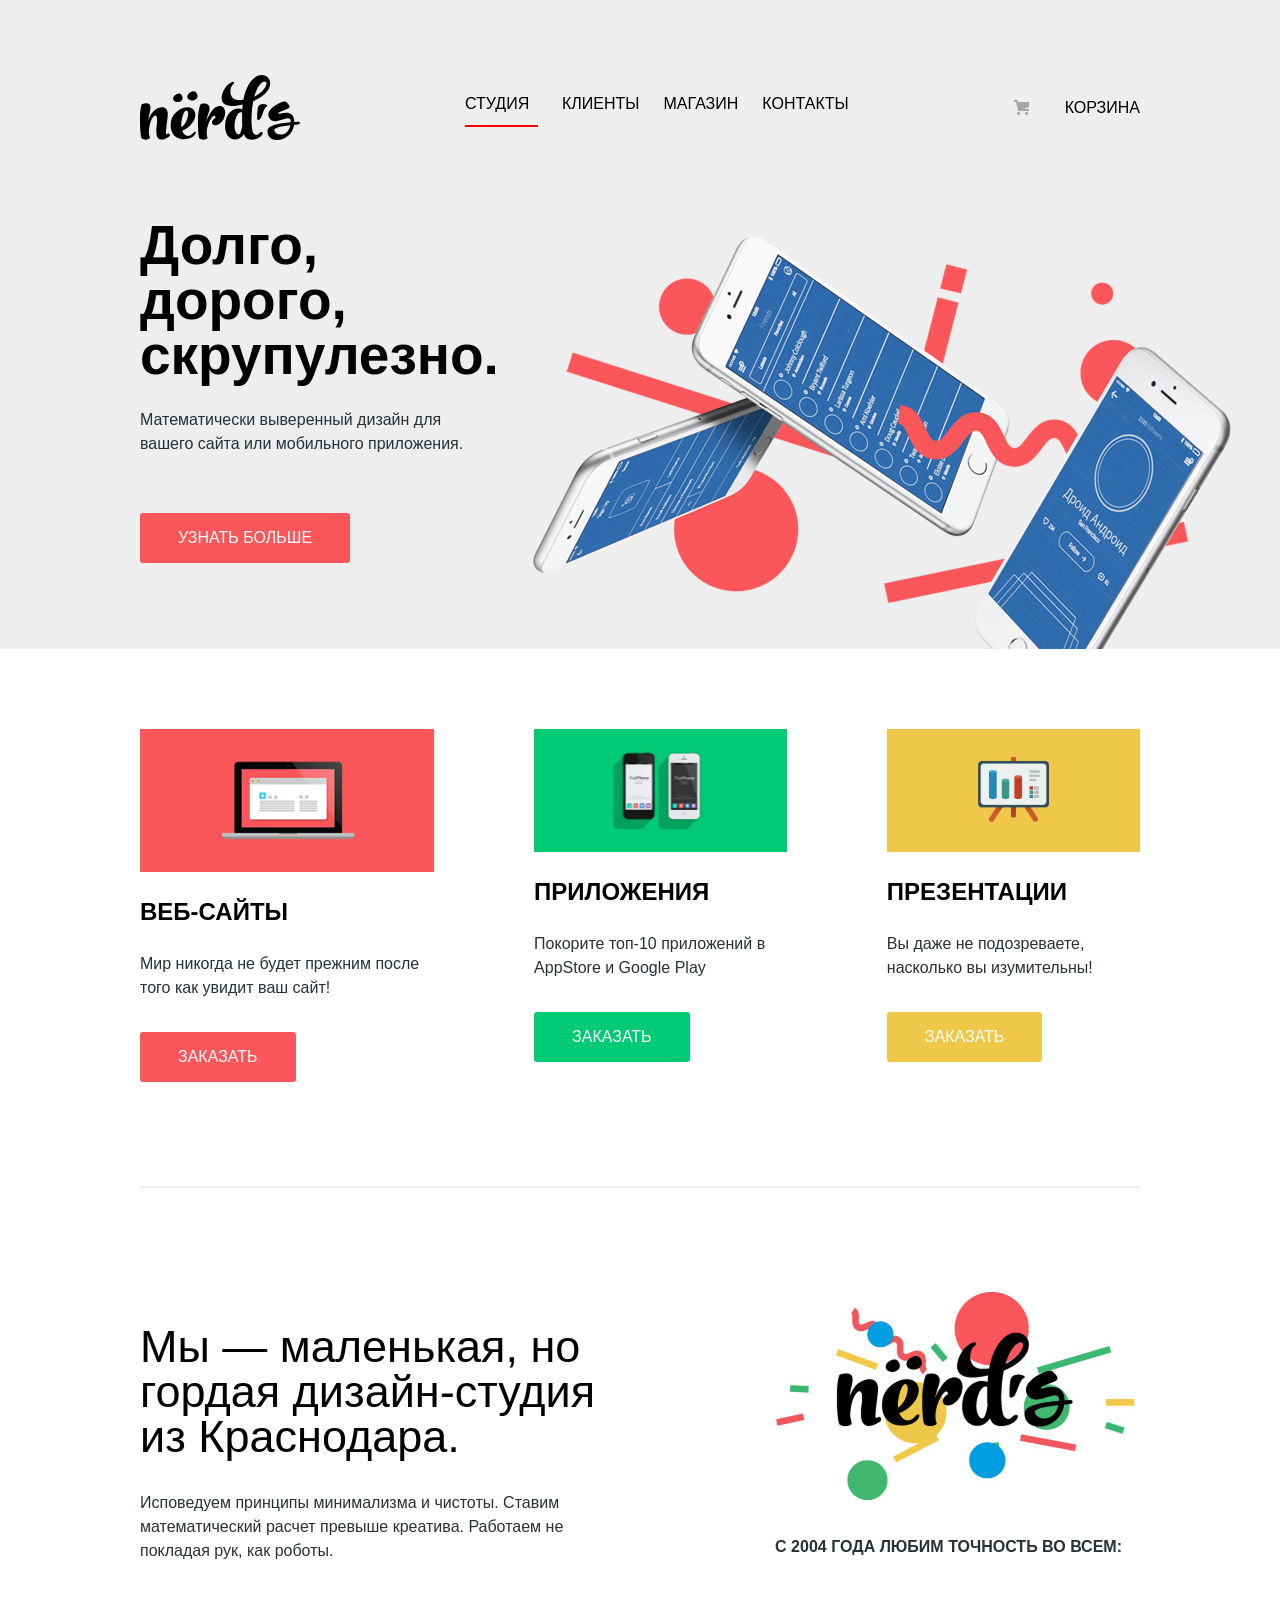
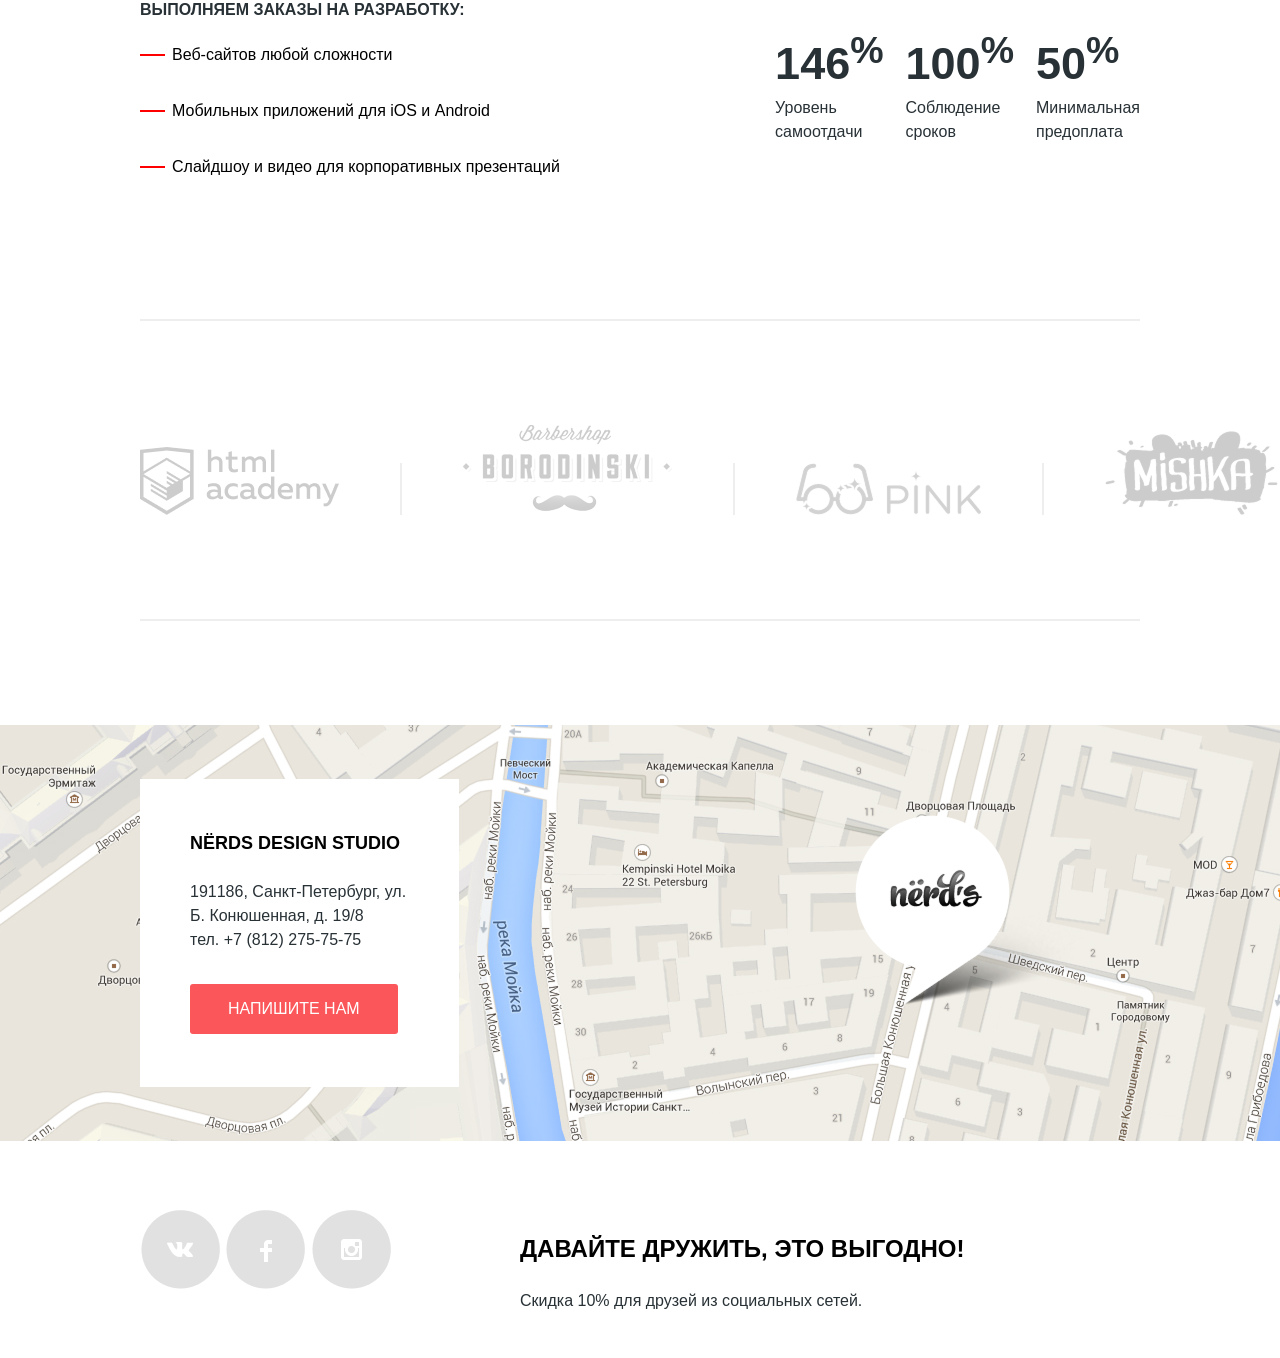
<file: index.html>
<!DOCTYPE html>
<html>
  
  <head>
  <meta charset="UTF-8">
  <link rel="stylesheet" type="text/css" href="css/reset.css">
  <link rel="stylesheet" type="text/css" href="css/styles-all-pages.css">
  <link rel="stylesheet" type="text/css" href="css/header.css">
  <link rel="stylesheet" type="text/css" href="css/index.css">
  <link rel="stylesheet" type="text/css" href="css/footer.css">
  <title>Главная</title>
  </head>
  <body>
    <header>
      <a href="index.html" class="logo"><img src="icon/nerds-logo.svg" alt="логотип"></a>
      <nav>
        <ul class="menu">
          <li class="menu-chek"><a href="index.html">Студия</a></li>
          <li><a href="#">Клиенты</a></li>
          <li><a href="catalog.html">Магазин</a></li>
          <li><a href="#">Контакты</a></li>
        </ul>
      </nav>
      <a class="cart-link" href="#">
        <img src="icon/cart-icon.svg" alt="" class="cart-icon">
        <span>Корзина</span>
      </a>
    </header>

    <section class="first-scrin">
      <article class="first-scrin_text">
        <h1>Долго, дорого, скрупулезно.</h1>
        <p>Математически выверенный дизайн для вашего сайта или мобильного приложения.</p>
        <button class="button-all">Узнать больше</button>
      </article>
      <img class="main-img" src="images/nerds-index-slide1.png" alt="изображение первого слайда">
    </section>
    <section class="content">
      <main class="content-index">
        
        <section class="product">
          <article class="product_card">
            <img src="images/web-site.jpg" alt="заказ веб-сайтов">
            <h3>Веб-сайты</h3>
            <p>Мир никогда не будет прежним после того как увидит ваш сайт!</p>
            <button class="button-all">Заказать</button>
          </article>
          <article class="product_card">
            <img src="images/apps.svg" alt="заказ приложения">
            <h3>Приложения</h3>
            <p>Покорите топ-10 приложений в AppStore и Google Play</p>
            <button class="button-all button-green">Заказать</button>
          </article>
          <article class="product_card">
            <img src="images/presentation.png" alt="заказ Презентации">
            <h3>Презентации</h3>
            <p>Вы даже не подозреваете, насколько вы изумительны!</p>
            <button class="button-all button-yellow">Заказать</button>
          </article>
        </section>
        
        <div><hr></div>
        
        <section class="about">
          <article class="about_text">
            <h2>Мы — маленькая, но гордая дизайн-студия из Краснодара.</h2>
            <p>Исповедуем принципы минимализма и чистоты. Ставим математический расчет превыше креатива. Работаем не покладая рук, как роботы.</p>
            <p class="text-bold">Выполняем заказы на разработку:</p>
            <ul class="about_list">
              <li class="list-text">Веб-сайтов любой сложности</li>
              <li class="list-text">Мобильных приложений для iOS и Android</li>
              <li class="list-text">Слайдшоу и видео для корпоративных презентаций</li>
            </ul>
          </article>
          <article class="about_rating">
            <img src="images/rating-compan.png" alt="рейтинг компании">
            <p class="text-bold">с 2004 года Любим точность во всем:</p>
            <article class="about_numbers">
              <p><span class="numbers">146<sup>%</sup></span><br>Уровень самоотдачи</p>
              <p><span class="numbers">100<sup>%</sup></span><br>Соблюдение сроков</p>
              <p><span class="numbers">50<sup>%</sup></span><br>Минимальная предоплата</p>
            </article>
          </article>
        </section>
        
        <div><hr></div>
        
        <div class="worked-with">
          <img class="img-worked" src="images/html-akademiya.png" alt="логотип html академии">
          <div><hr class="vert-line"></div>
          <img class="img-worked"  src="images/barbershop.svg" alt="логотип барбершопа">
          <div><hr class="vert-line"></div>
          <img class="img-worked"  src="images/eyes-clinic.png" alt="логотип глазной клиники">
          <div><hr class="vert-line"></div>
          <img class="img-worked"  src="images/kids-shop.png" alt="логотип детского магазина">
        </div>
        
      <div><hr></div>
      </main>
    </section>   
    
    <footer>
      <section class="footer-top">
        <article class="footer-top_text">
          <h4>NЁRDS Design Studio</h4>
          <p>191186, Санкт-Петербург, ул. Б. Конюшенная, д. 19/8 </p>
          <p>тел. +7 (812) 275-75-75</p>
          <button class="button-all">Напишите нам</button>
        </article>
        <img src="images/map-marker.png" alt="геолокация">
      </section>
      <article class="footer-bottom">
        <div class="social-icon">
          <img src="icon/vkontakte.png" alt="">
          <img src="icon/facebook.png" alt="">
          <img src="icon/insta.png" alt="">
        </div>
        <div class="footer-bottom_text">
          <h3>Давайте дружить, это выгодно!</h3>
          <p>Скидка 10% для друзей из социальных сетей.</p>
        </div>
      </article>
    </footer>

  </body>
</html>
</file>
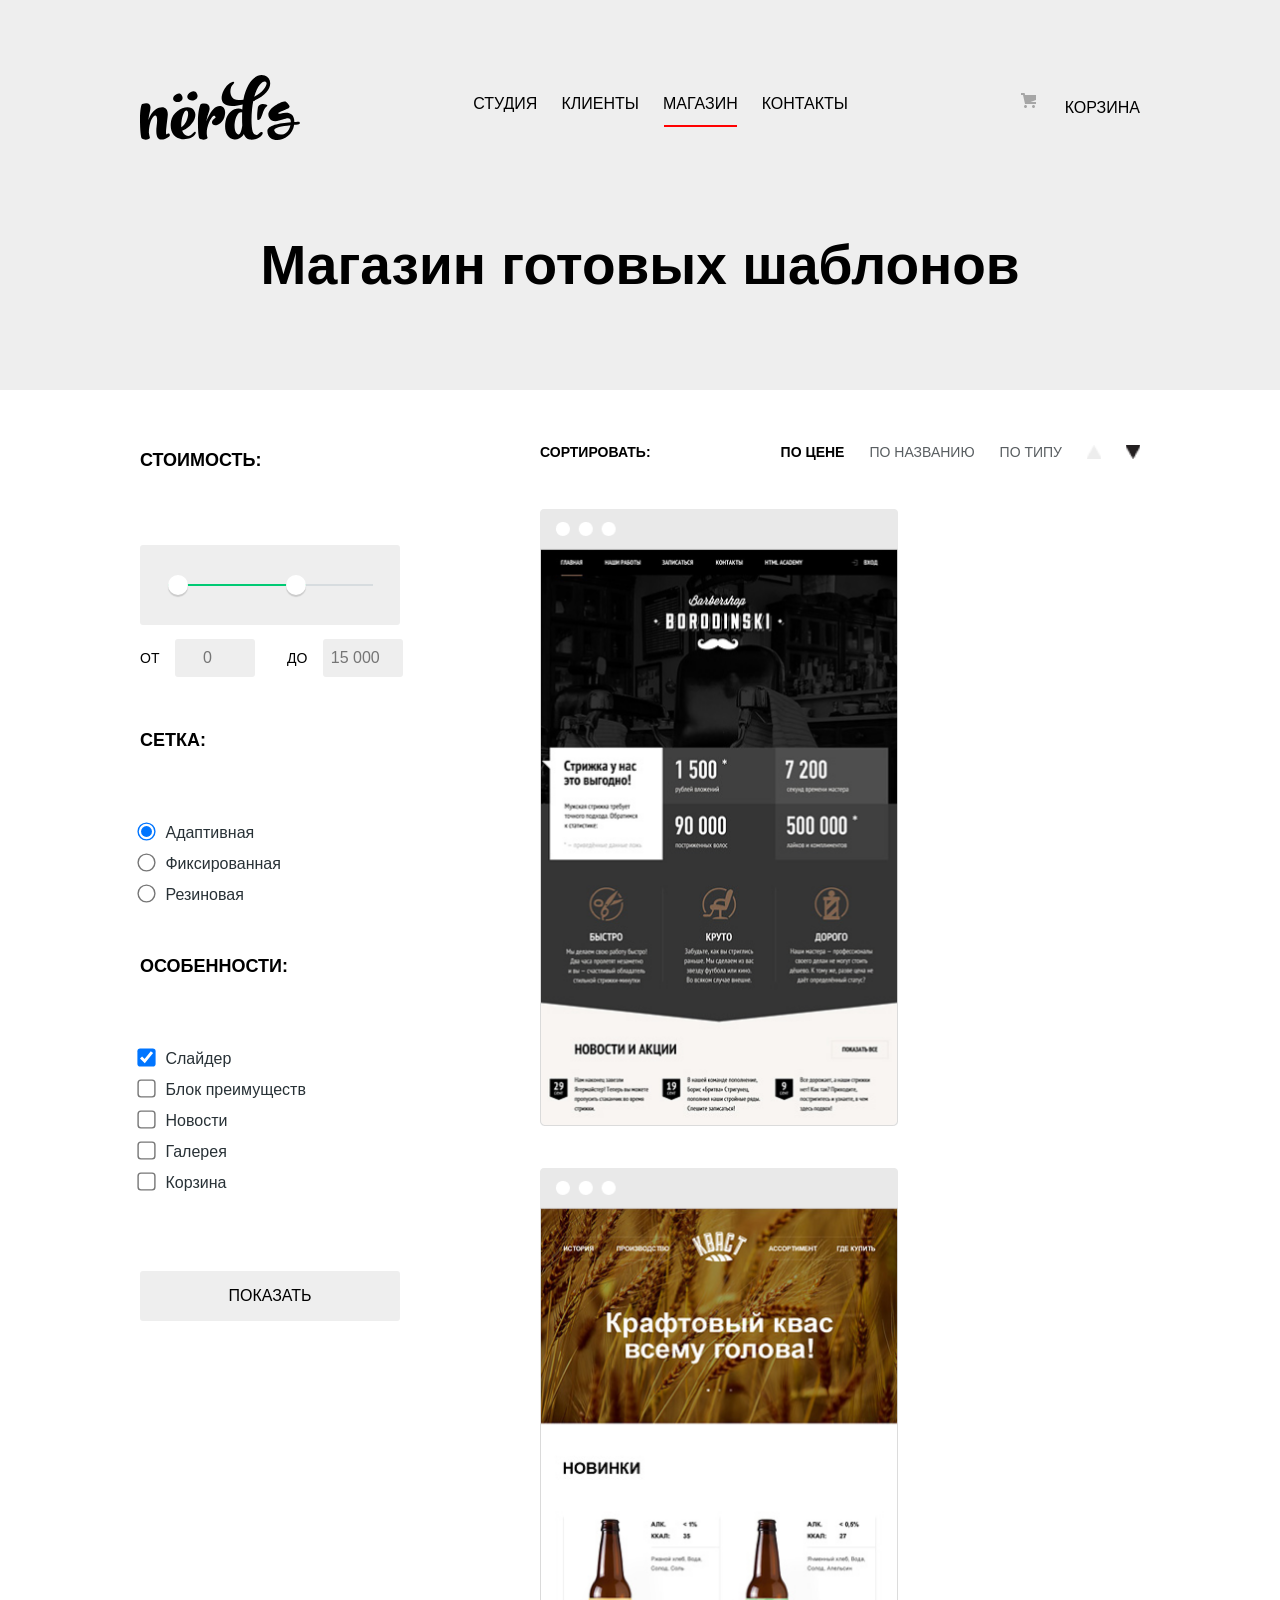
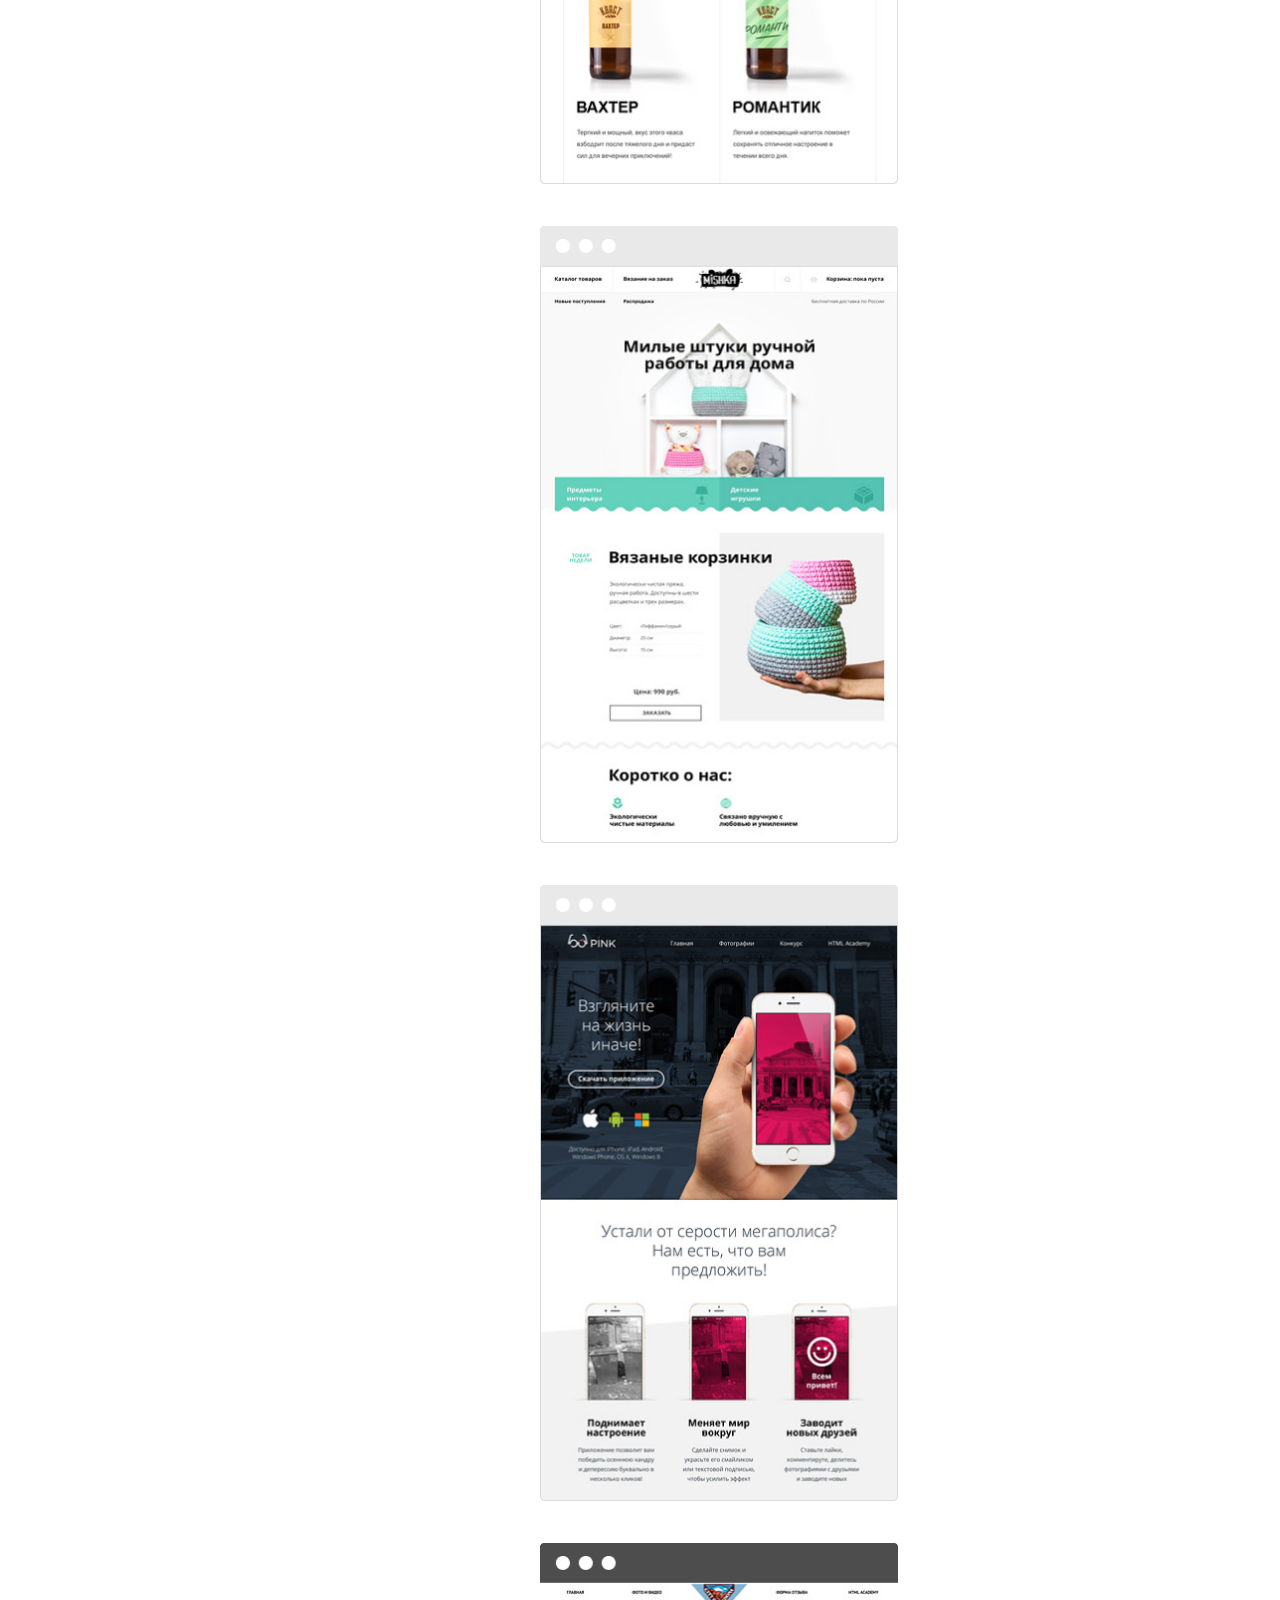
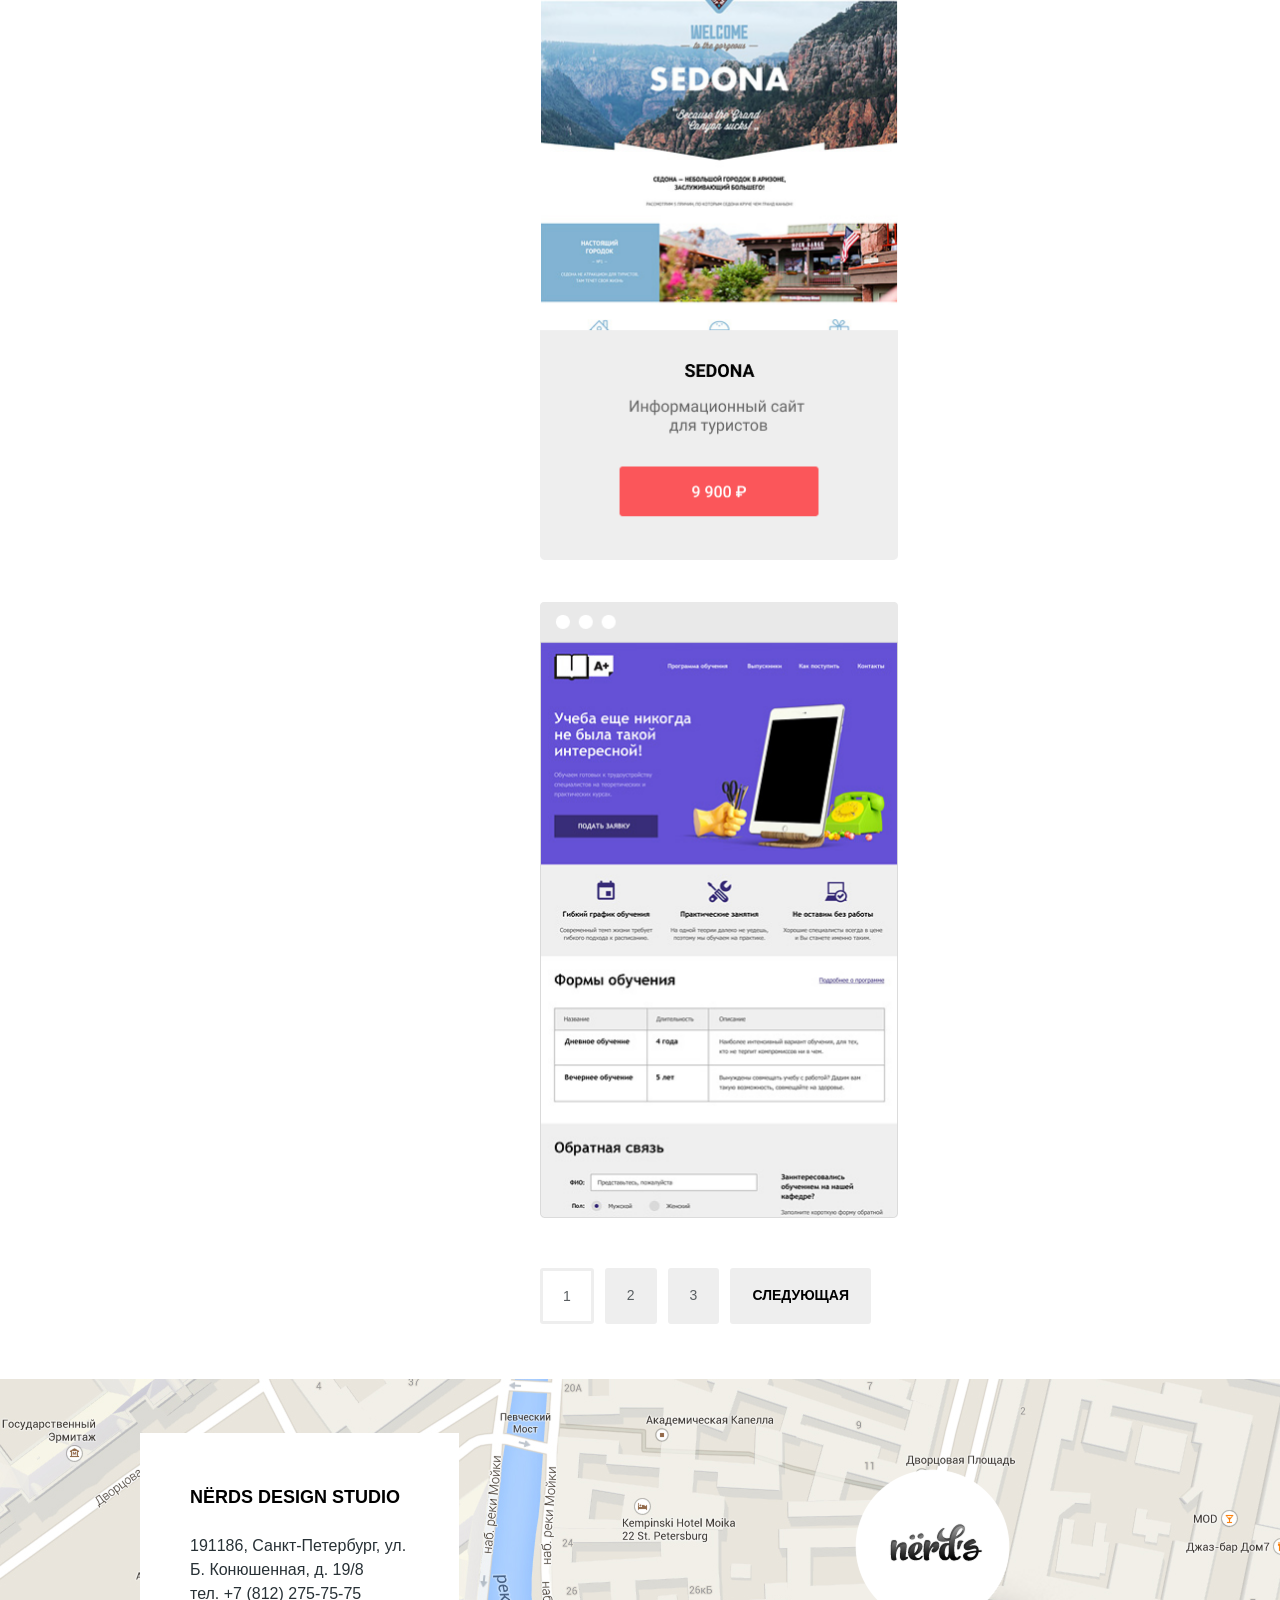
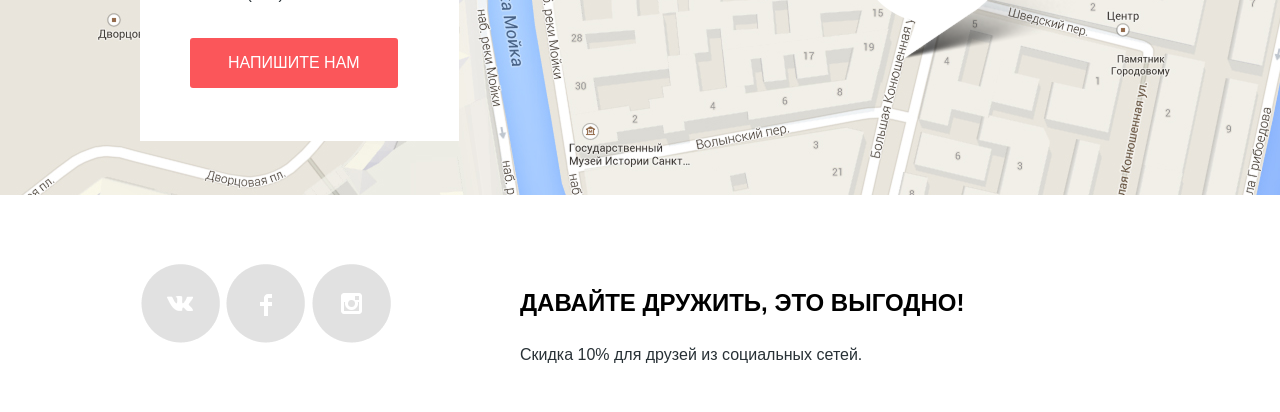
<file: catalog.html>
<!DOCTYPE html>
<html>
  
  <head>
  <meta charset="UTF-8">
  <link rel="stylesheet" type="text/css" href="css/reset.css">
  <link rel="stylesheet" type="text/css" href="css/styles-all-pages.css">
  <link rel="stylesheet" type="text/css" href="css/header.css">
  <link rel="stylesheet" type="text/css" href="css/catalog.css">
  <link rel="stylesheet" type="text/css" href="css/footer.css">
  <title>Каталог</title>
  </head>
  <body>
    <header>
      <a href="index.html" class="logo"><img src="icon/nerds-logo.svg" alt="логотип"></a>
      <nav>
        <ul class="menu">
          <li><a href="index.html">Студия</a></li>
          <li><a href="#">Клиенты</a></li>
          <li class="menu-chek"><a href="catalog.html">Магазин</a></li>
          <li><a href="#">Контакты</a></li>
        </ul>
      </nav>
      <a href="#">
        <img src="icon/cart-icon.svg" alt="" class="cart-icon">
        <span>Корзина</span>
      </a>
    </header>

    <section class="first-scrin"><h1>Магазин готовых шаблонов</h1></section>
    <section class="content">
      <main class="content-catalog">
          
        <aside>
              <h4>Стоимость:</h4>
              <div class="price">
                  <div class="price_point">
                    <div class="longline"><div class="shortline"><div class="circl"></div><div class="circl"></div></div></div>
                  </div>
                  <div class="price_input">
                      <div>
                        <span class="text-for-characteristic">от</span>
                        <input class="cell-price" type="number" placeholder="0">   
                      </div>
                      <div>
                        <span class="text-for-characteristic">до</span>
                        <input class="cell-price" type="number" placeholder="15 000">   
                      </div>
                  </div>
              </div>
              
              <h4>Сетка:</h4>
              <div class="layout">
                <label>
                  <input class="layout_choice" type="radio" name="adaptive" checked>
                  <span class="text-aside">Адаптивная</span>
                </label>
                <label>
                  <input class="layout_choice" type="radio" name="fixed">
                  <span class="text-aside">Фиксированная</span>
                </label>
                <label>
                  <input class="layout_choice" type="radio" name="rubber">
                  <span class="text-aside">Резиновая</span>
                </label>
              </div>

              <h4>Особенности:</h4>
              <div class="layout">
                <label>
                  <input class="layout_choice"  type="checkbox" name="slider" checked>
                  <span class="text-aside">Слайдер</span>
                </label>
                <label>
                  <input class="layout_choice"  type="checkbox" name="Benefits block">
                  <span class="text-aside">Блок преимуществ</span>
                </label>
                <label>
                  <input class="layout_choice"  type="checkbox" name="News">
                  <span class="text-aside">Новости</span>
                </label>
                <label>
                  <input class="layout_choice"  type="checkbox" name="Gallery">
                  <span class="text-aside">Галерея</span>
                </label>
                <label>
                  <input class="layout_choice"  type="checkbox" name="Basket">
                  <span class="text-aside">Корзина</span>
                </label>
              </div>

              <button class="button-all button-grey">Показать</button>


        </aside>
          
        <section class="shablon">
          <div class="shablon_sorting">
          <span class="text-sorting-bold">Сортировать:</span>
          <div class="sorting-by">
            <span class="text-sorting-bold">По цене</span>
            <span>По названию</span>
            <span>По типу</span>
            <img class="arrow-direction" src="icon/icon-up-dir.png" alt="стрілка вгору">
            <img class="arrow-direction" src="icon/icon-down-dir.png" alt="стрілка вниз">
          </div>
          </div>
          <section class="shablon_work">
            <img class="present-work" src="images/barbershop.png" alt="barbershop">
            <img class="present-work" src="images/craft-kvass.png" alt="craft kvass">
            <img class="present-work" src="images/knitted-baskets.png" alt="knitted baskets">
            <img class="present-work" src="images/gadget-store.png" alt="gadget store">
            <img class="present-work" src="images/travel-agency.png" alt="travel agency">
            <img class="present-work" src="images/online-school.png" alt="online school">
          </section>

          <div class="shablon_nav">
            <div class="pages-numbers-chek">1</div>
            <div class="pages-numbers">2</div>
            <div class="pages-numbers">3</div>
            <div class="pages-numbers"><span class="text-sorting-bold">Следующая</span></div>
          </div>
        
      </section>
    
      </main>
    </section>
    <footer>
      <section class="footer-top">
        <article class="footer-top_text">
          <h4>NЁRDS Design Studio</h4>
          <p>191186, Санкт-Петербург, ул. Б. Конюшенная, д. 19/8 </p>
          <p>тел. +7 (812) 275-75-75</p>
          <button class="button-all">Напишите нам</button>
        </article>
        <img src="images/map-marker.png" alt="геолокация">
      </section>
      <article class="footer-bottom">
        <div class="social-icon">
          <img src="icon/vkontakte.png" alt="">
          <img src="icon/facebook.png" alt="">
          <img src="icon/insta.png" alt="">
        </div>
        <div class="footer-bottom_text">
          <h3>Давайте дружить, это выгодно!</h3>
          <p>Скидка 10% для друзей из социальных сетей.</p>
        </div>
      </article>
    </footer>

  </body>
</html>
</file>
<file: css/styles-all-pages.css>
body {
    margin: 0;
    background: #fff;
    font-family: Roboto, sans-serif;
}
.content {
  max-width: 1920px;
  margin: 0 auto;
  padding: 0 140px;
  box-sizing: border-box;
}
.menu-chek::after{
    content: "";
    width: 73px;
    height: 2px;
    background: red;
    display: block;
    flex-shrink: 0;
    margin: 6px auto 0;
}
a {
    text-decoration: none;
}
h1, h2, h3 {
    color:#000000;
    letter-spacing: 0px;
}
h1 {
    font-size: 55px;
    line-height: 55px;
    font-weight: 600;
}
h2 { 
    font-size: 45px;
    line-height: 45px;
    font-weight: 500;
    margin-top: 32px;
    margin-bottom: 32px;
}
h3 { 
    font-size: 24px;
    line-height: 30px;
    font-weight: bold;
    text-transform: uppercase;
    margin-top: 25px;
    margin-bottom: 25px;
}
h4 {
    font-size: 18px;
    font-weight: 700;
    text-transform: uppercase;
    line-height: 30px;
    margin-bottom: 22px;
}
p {
    font-size: 16px;
    font-weight: 400;
    line-height: 24px;
    color: #283136;
    }
.text-bold {
    text-transform: uppercase;
    font-weight: bold;
    margin-top: 35px;
    margin-bottom: 25px;
}
.button-all {
    background: #FB565A;
    color: #FFFFFF;
    border-radius: 3px;
    border-style: none;
    font-size: 16px;
    text-transform: uppercase;
    line-height: 18px;
    padding: 16px 38px 16px 38px;
    margin-top: 32px;
}

.button-green {
    background: #00CA74;
}
.button-yellow {
    background: #EFC849;
}
.button-grey {
    background: #EEEEEE;
    color: #000000;
    width: 260px;
}
</file>
<file: css/header.css>
header {
  display: flex;
  align-items: center; 
  justify-content: space-between;
  padding: 75px 140px 0 140px;
  background: #EEEEEE;
}
.logo {
    width: 160px;
    height: 65px;
}
.menu {
  display: flex;
  gap: 24px;
  list-style: none;
  padding: 0;
  margin: 0;
}
header a {
    color: #000;
    text-transform: uppercase;
    font-size: 16px;
    line-height: 30px;
    letter-spacing: 0;
}
.cart-link {
  display: flex;
  align-items: center;
  gap: 12px;
}
.cart-icon {
  display: inline-block;  
  width: 15px;
  height: 15px;
  margin-right: 24px;     
  flex-shrink: 0; 
}
</file>
<file: css/index.css>
/*Перший екран*/
.first-scrin {
    display: flex;
    padding: 78px 140px 0 140px;
    background: #EEEEEE;
}
.main-img {
    width: 760px;
    height: 431px;
}
.first-scrin_text {
    display: flex;
    flex-direction: column;
    justify-content: flex-start;
    align-items: flex-start;
    gap: 25px;
}

.content-index {
  background: #fff;
  display: flex;
  flex-direction: column;
  gap: 80px;
  padding: 80px 0;
}
.product {
     display: flex;
     justify-content: space-between;
     gap: 100px;
}
.product_card {
    display: flex;
    flex-direction: column;
    justify-content: flex-start;
    align-items: flex-start;
    max-width: 300px;
}
.about {
    display: flex;
    justify-content: space-between;
    gap: 140px;
}
.about_text {
    flex: 2;
}
.about_rating {
    flex: 1;
}

.about_list {
    list-style: none;
    padding: 0;
    margin: 0;
}
.list-text {
    display: flex;
    align-items: center;
    gap: 7px;
    margin-bottom: 40px;
}

.list-text::before {
    content: "";
    width: 25px;
    height: 2px;
    background: red;
    display: inline-block;
    flex-shrink: 0;
}
.about_numbers {
    display: flex;
    justify-content: space-between;
    padding-top: 34px;
    gap: 22px;
}
.numbers {
    font-size: 45px;
    font-weight: 700;
    line-height: 64px;
}
.worked-with {
    display: flex;
    justify-content: space-between;
    align-items: baseline;
    gap: 45px;
}
.vert-line {
  width: 2px;
  height: 52px;
  background: #EEEEEE;
  border: none;
  margin: 0 16px;
}
hr {
  border: none;
  height: 2px;
  background-color: #EEEEEE;
  margin: 24px 0;
}
.img-worked  {
    max-width: 209px;
    
}
</file>
<file: css/footer.css>
.footer-top {
    position: relative;
    width: 100%;
    height: 416px;
    background-image: url('../images/map-footer.png');
    background-size:cover;
    overflow: hidden;
}
.footer-top img {
    position: absolute;
    left: 855px;
    top: 90px;
}
.footer-top_text {
    position: absolute;
    width: 319px;
    height: 308px;
    background: white;
    left: 140px;
    top: 54px;
    padding: 49px 50px;
    box-sizing: border-box;
}

.footer-bottom {
    display: flex;
    height: 217px;
    padding-left: 140px;
    padding-top: 68px;
    box-sizing: border-box;
}
.social-icon {
    flex: 1;
}
.footer-bottom_text {
    flex: 2;
}
</file>
<file: css/catalog.css>
.first-scrin {
  display: flex;
  align-items: center;
  justify-content: center;
  background: #EEEEEE;
  height: 250px;
}

.content-catalog {
  display: flex;
  justify-content: space-between;
  gap: 100px;
  padding: 55px 0;
}
aside {
    flex: 1;
    display: flex;
    flex-direction: column;
    align-items: flex-start;
    gap:48px;
}
.price {
    display: flex;
    flex-direction: column;
    gap:14px;
}
.price_point {
    display: flex;
    justify-content: center;
    align-items: center;
    width: 260px;
    height: 80px;
    background: #EEEEEE;
    border-radius: 3px;
}
.longline {
    position: relative;
    width: 205px;
    height: 2px;
    background: #D7DCDF;
}
.shortline {
    position: absolute;
    display: flex;
    justify-content: space-between;
    align-items: center;
    width: 138px;
    height: 2px;
    background: #00CA74;
}
.circl {
    width: 20px;
    height: 20px;
    border-radius: 50px;
    background: #FFFFFF;
    box-shadow: 0px 2px 1px 0px  #00000026;
}
.price_input {
    display: flex;
    gap: 32px;
}
.text-for-characteristic {
    font-size: 14px;
    font-weight: 400;
    line-height: 18px;
    text-transform: uppercase;
}
.cell-price {
    width: 80px;
    height: 38px;
    border-radius: 3px;
    background: #EEEEEE;
    margin-left: 11px;
    text-align: center;
}
.layout {
    display: flex;
    flex-direction: column;
    gap: 15px;
}

.text-aside {
    font-size: 16px;
    color: #283136;
}
.layout_choice {
    transform: scale(1.4);  
    margin-right: 8px;     
    cursor: pointer;
}


.shablon {
    flex: 2;
    display: flex;
    flex-direction: column;
    gap: 50px;
    font-size: 14px;
    text-transform: uppercase;
    color: #595e61;
}
.shablon_sorting {
    display: flex;
    justify-content: space-between;
}
.sorting-by {
    display: flex;
    gap: 25px;
}

.text-sorting-bold {
    color: #000000;
    font-weight: bold;
}
.arrow-direction {
    width: 14px;
    height: 14px;
}
.shablon_work {
    display: flex;
    flex-wrap: wrap;
    max-width: 758px;
    gap: 42px;
}
.present-work {
    max-width: 358px;
    max-height: 620px;
}
.shablon_nav {
    display: flex;
    justify-content: flex-start;
    gap: 11px;
}
.pages-numbers {
    padding: 20px 22px;
    background: #EEEEEE;
    border-radius: 3px;
}
.pages-numbers-chek {
    padding: 18px 20px;
    background: #fff;
    border: 3px solid #eeeeee;
    border-radius: 3px;
}
</file>
